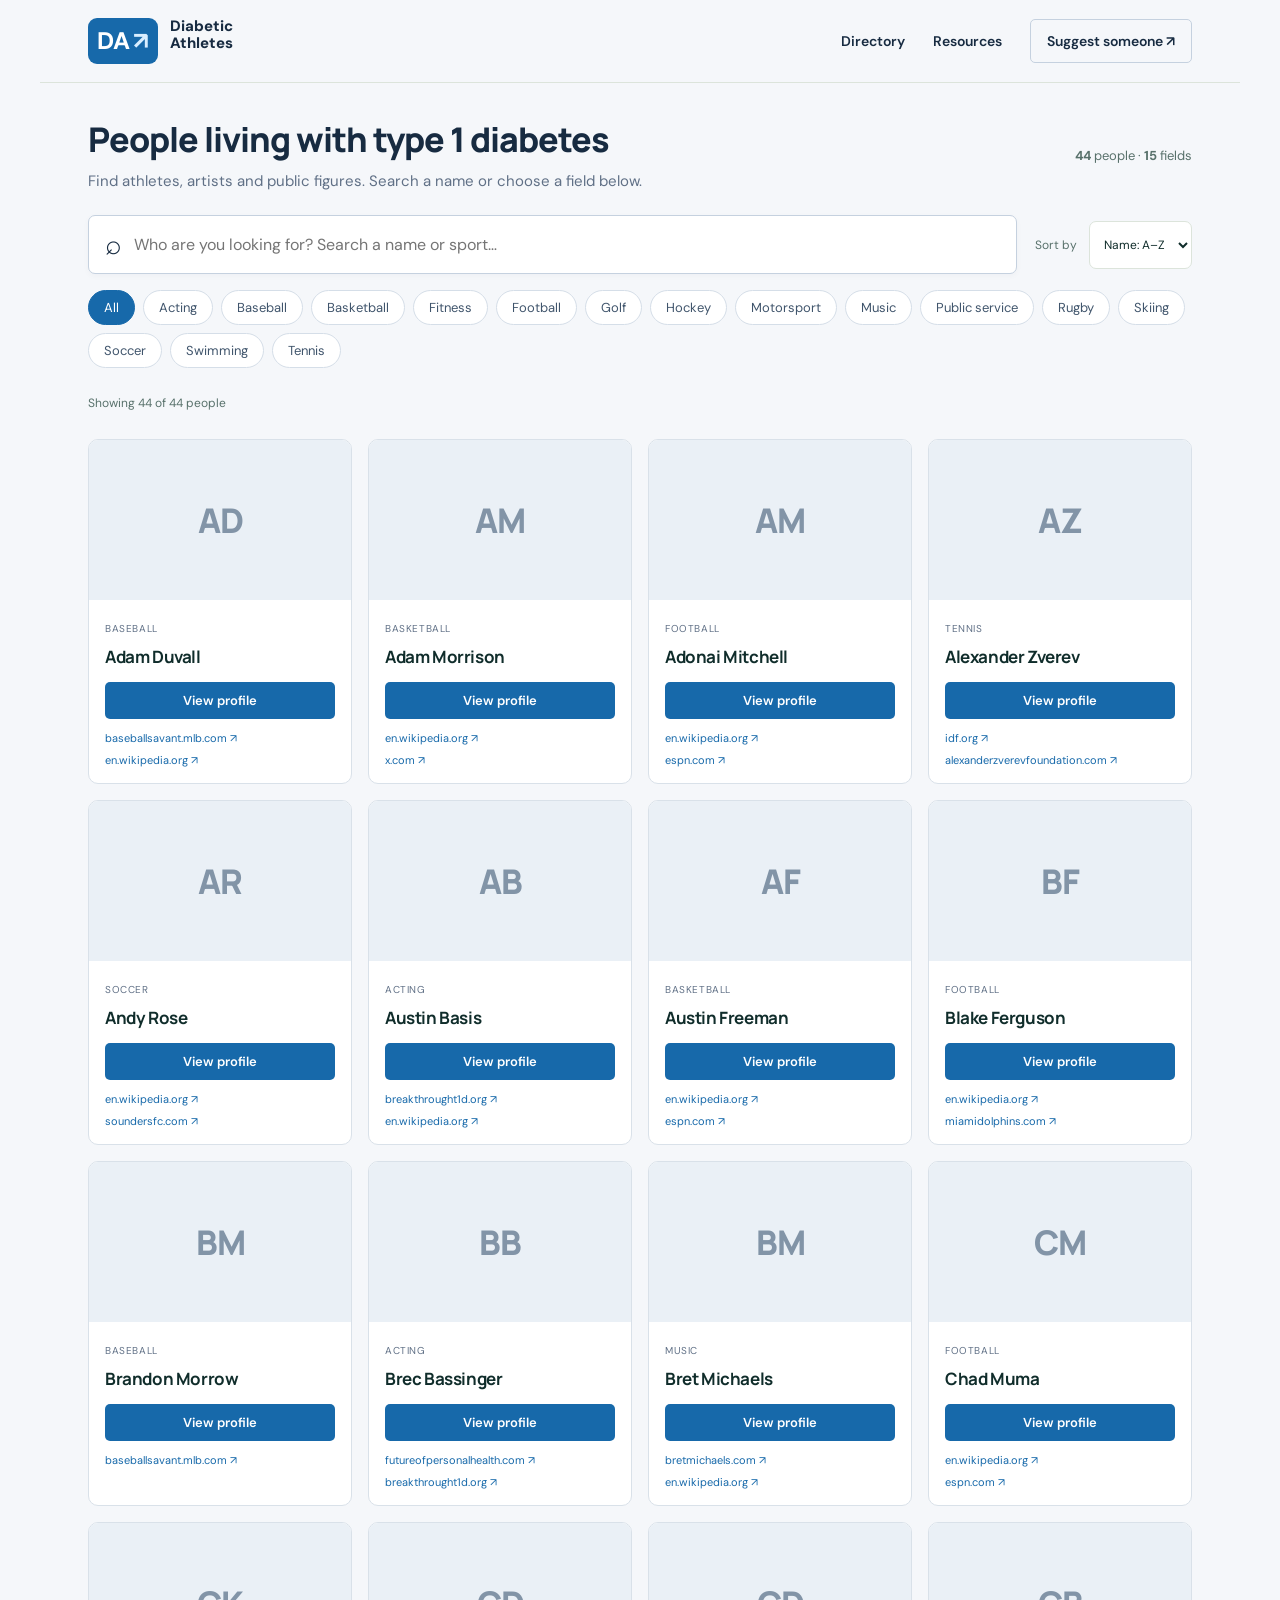
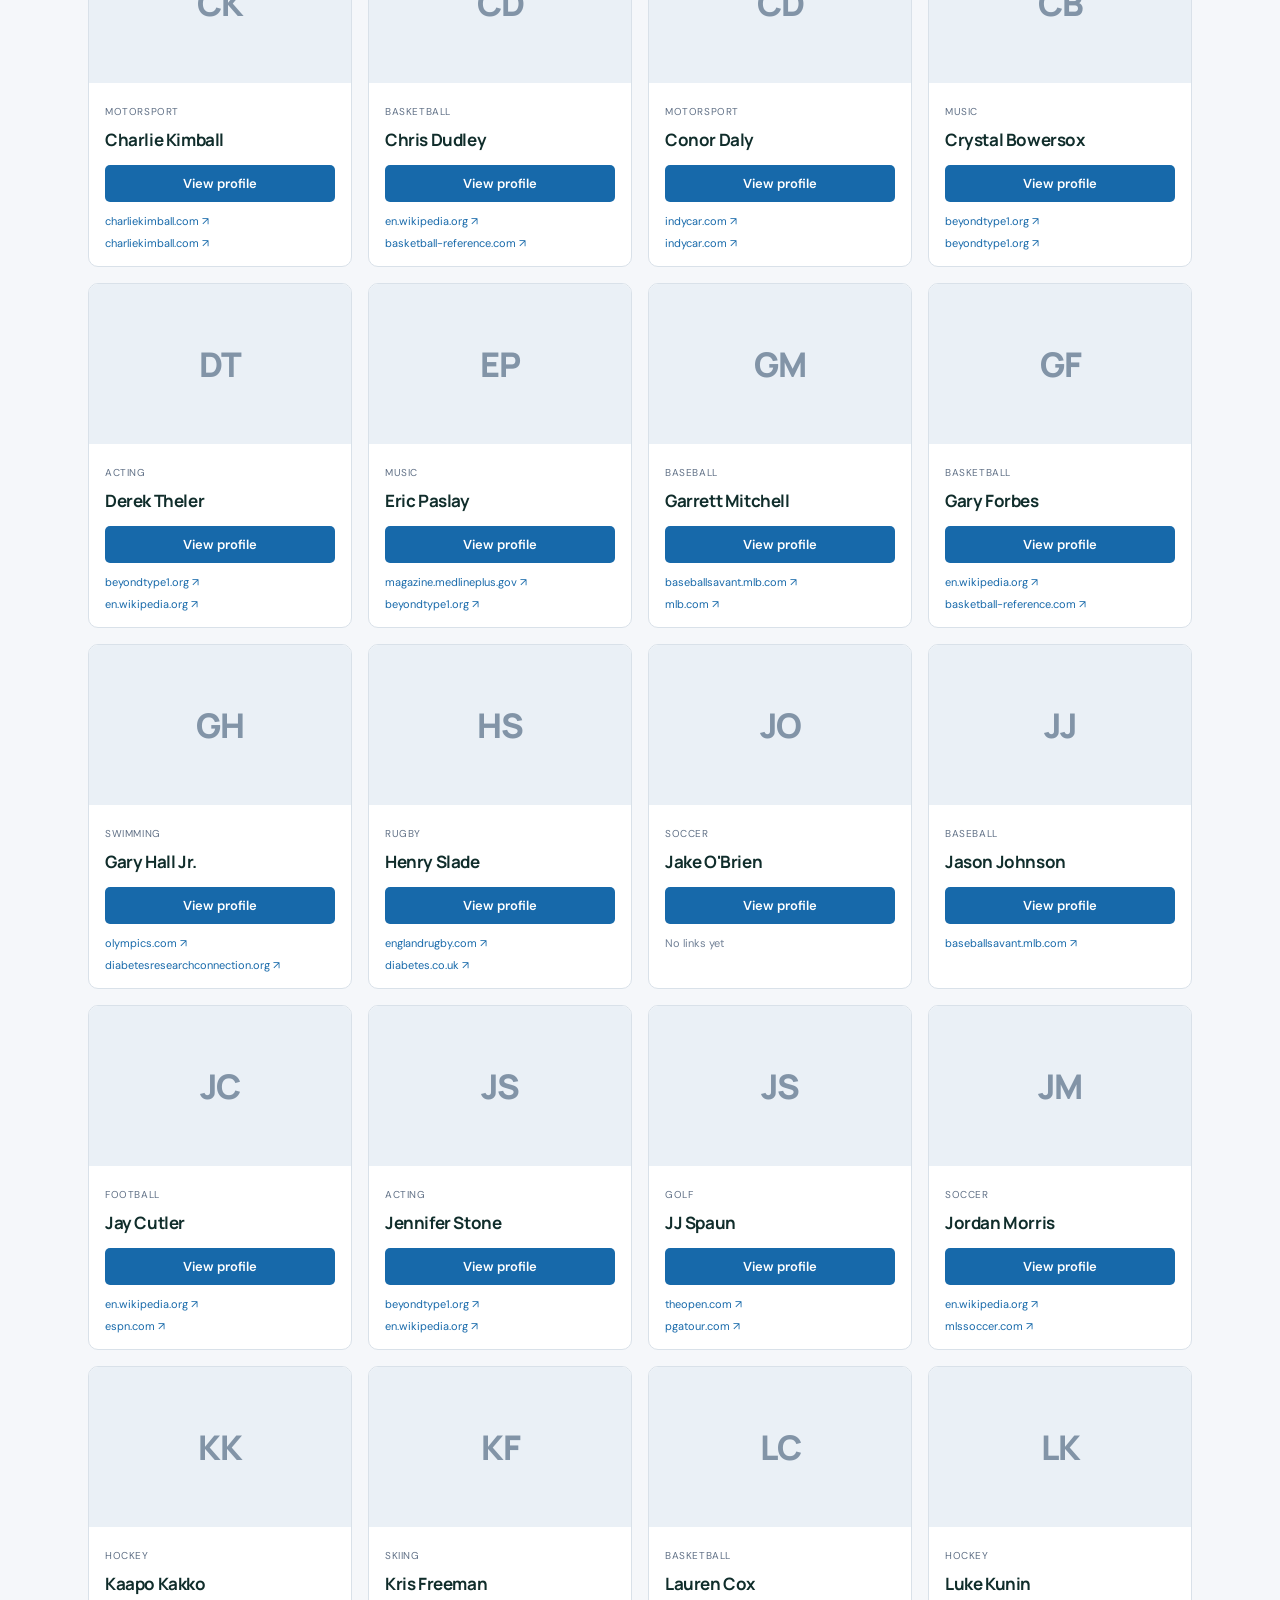
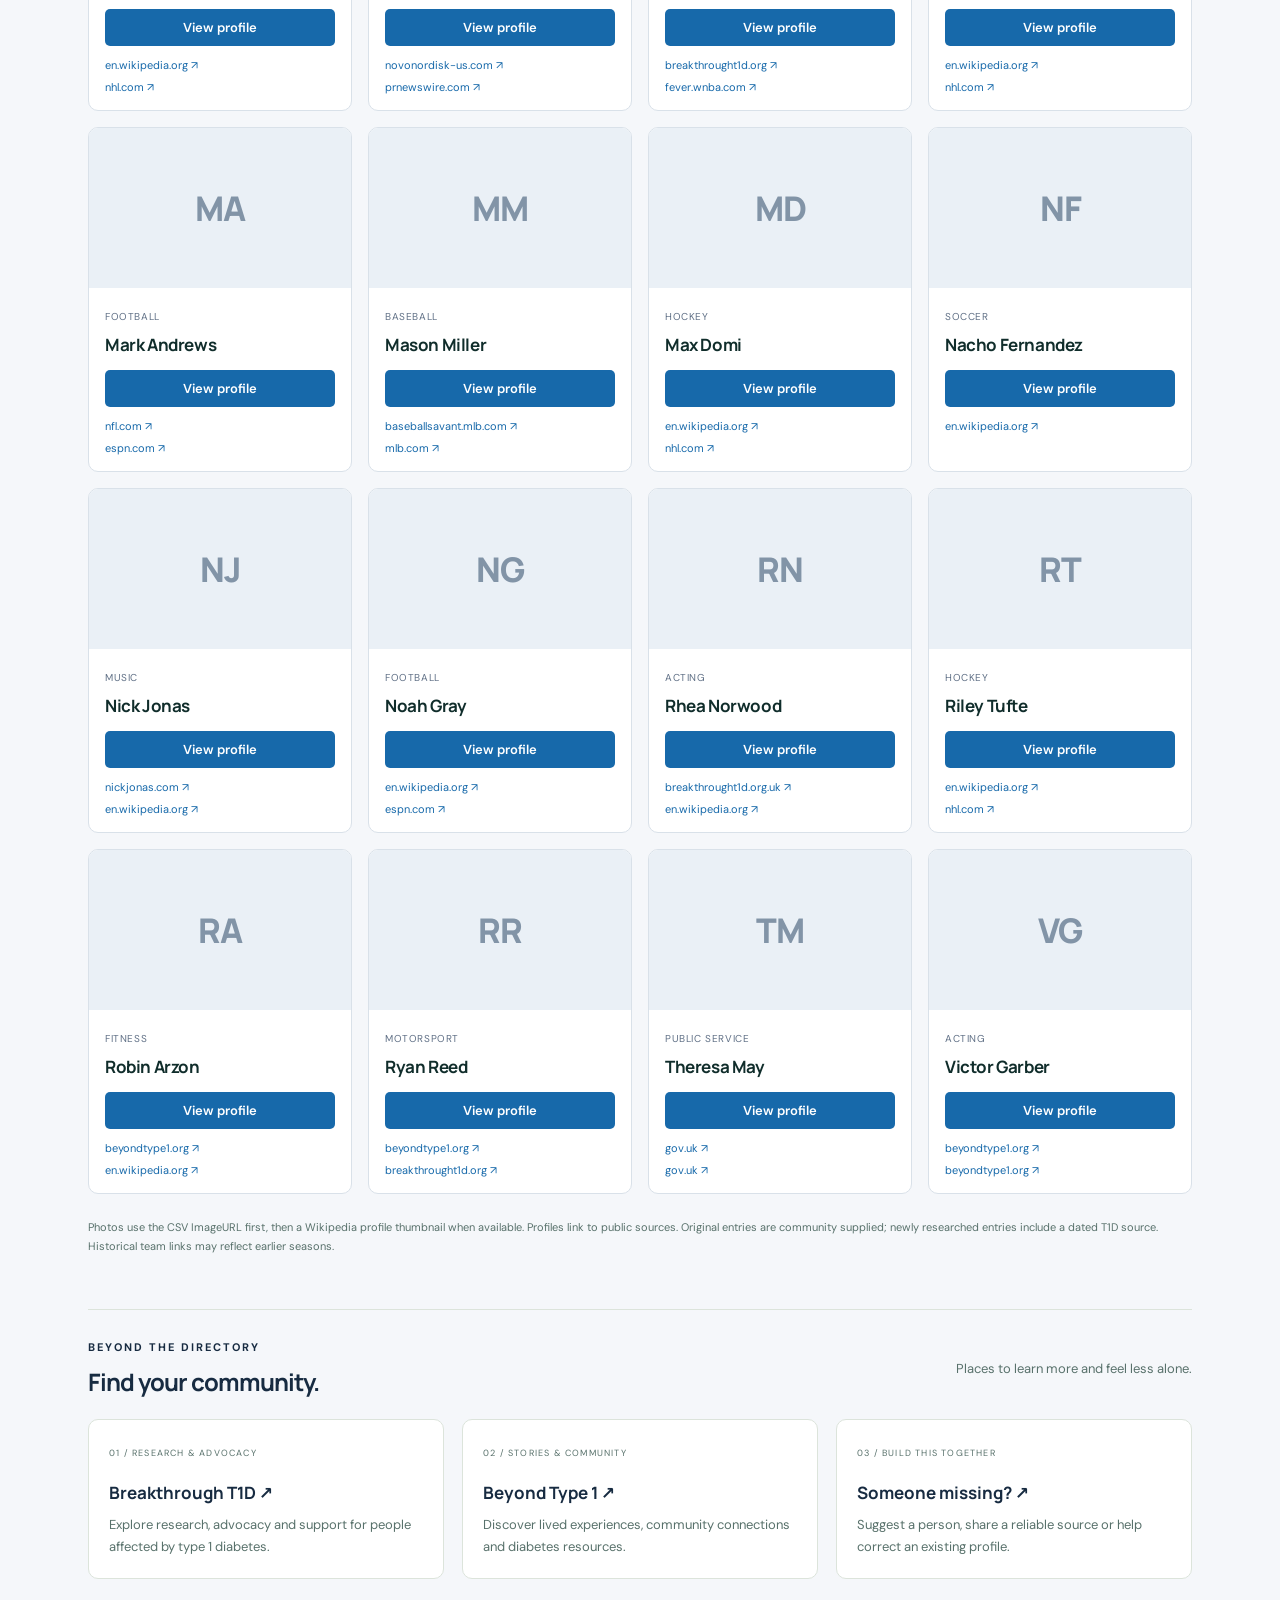
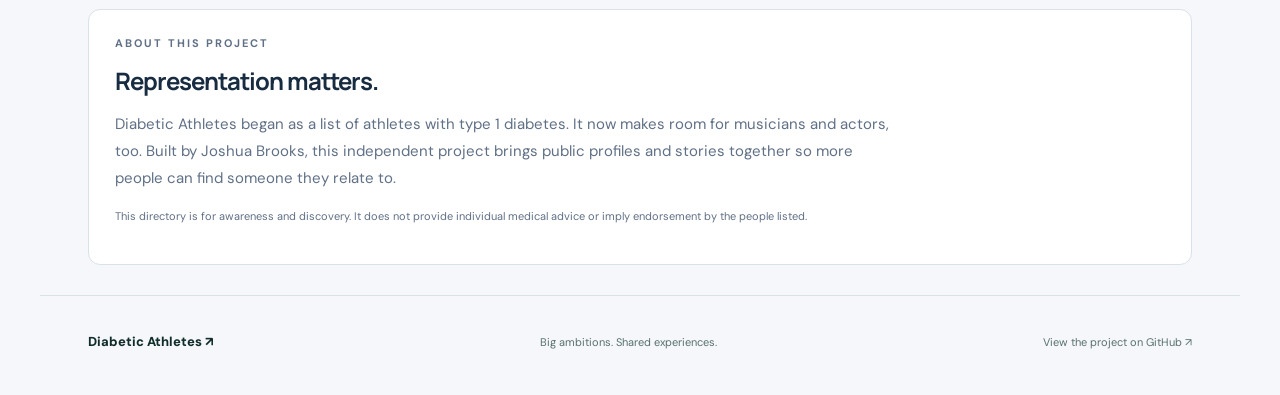
<file: index.html>
<!doctype html>
<html lang="en">
<head>
<meta charset="utf-8"><meta name="viewport" content="width=device-width,initial-scale=1">
<meta name="description" content="Discover athletes, musicians and actors living with type 1 diabetes. Explore profiles, public stories and community resources.">
<meta name="theme-color" content="#102d2b"><title>Diabetic Athletes · Beyond the diagnosis</title>
<link rel="stylesheet" href="styles.css?v=86fd09a38ef7"><script src="app.js?v=d8f01bc3be14" defer></script>
</head>
<body>
<a class="skip" href="#directory">Skip to directory</a>
<header class="nav"><a class="brand" href="#"><span class="brand-mark">DA<span>↗</span></span><span>Diabetic<br>Athletes</span></a><nav aria-label="Main navigation"><a href="#directory">Directory</a><a href="#resources">Resources</a><a class="nav-cta" href="https://github.com/jtb21091/DiabeticAthletes/issues/new?template=suggest-person.yml">Suggest someone ↗</a></nav></header>
<main>
<section id="directory" class="directory"><div class="section-heading"><div><h1>People living with type 1 diabetes</h1><p class="directory-intro">Find athletes, artists and public figures. Search a name or choose a field below.</p></div><p><strong id="peopleCount">—</strong> people · <strong id="fieldCount">—</strong> fields</p></div>
<div class="toolbar"><div class="search"><span aria-hidden="true">⌕</span><label class="sr-only" for="search">Search people or fields</label><input id="search" type="search" placeholder="Who are you looking for? Search a name or sport…" autocomplete="off"></div><label class="sort">Sort by <select id="sort"><option value="asc">Name: A–Z</option><option value="desc">Name: Z–A</option></select></label></div>
<div id="filters" class="filters" role="group" aria-label="Filter by field"></div><div class="results-bar"><p id="resultCount" role="status" aria-live="polite">Loading directory…</p><button id="clear" class="text-button" hidden>Clear filters</button></div>
<div id="grid" class="grid"></div><div id="empty" class="empty" hidden><h3>No matches yet.</h3><p>Try another name or explore all fields.</p><button id="reset" class="primary">Show everyone</button></div><div id="error" class="empty" hidden><h3>The directory couldn’t load.</h3><p>Please check your connection and try again.</p><button id="retry" class="primary">Try again</button></div>
<p class="data-note">Photos use the CSV ImageURL first, then a Wikipedia profile thumbnail when available. Profiles link to public sources. Original entries are community supplied; newly researched entries include a dated T1D source. Historical team links may reflect earlier seasons.</p></section>
<section id="resources" class="resources"><div class="section-heading"><div><p class="eyebrow">BEYOND THE DIRECTORY</p><h2>Find your community.</h2></div><p>Places to learn more and feel less alone.</p></div><div class="resource-grid"><a href="https://www.breakthrought1d.org/" target="_blank" rel="noopener noreferrer"><span>01 / RESEARCH & ADVOCACY</span><h3>Breakthrough T1D ↗</h3><p>Explore research, advocacy and support for people affected by type 1 diabetes.</p></a><a href="https://beyondtype1.org/" target="_blank" rel="noopener noreferrer"><span>02 / STORIES & COMMUNITY</span><h3>Beyond Type 1 ↗</h3><p>Discover lived experiences, community connections and diabetes resources.</p></a><a href="https://github.com/jtb21091/DiabeticAthletes/issues/new?template=suggest-person.yml"><span>03 / BUILD THIS TOGETHER</span><h3>Someone missing? ↗</h3><p>Suggest a person, share a reliable source or help correct an existing profile.</p></a></div></section>
<section class="about"><p class="eyebrow">ABOUT THIS PROJECT</p><h2>Representation matters.</h2><p>Diabetic Athletes began as a list of athletes with type 1 diabetes. It now makes room for musicians and actors, too. Built by Joshua Brooks, this independent project brings public profiles and stories together so more people can find someone they relate to.</p><p class="small">This directory is for awareness and discovery. It does not provide individual medical advice or imply endorsement by the people listed.</p></section>
</main><footer><a class="brand" href="#">Diabetic Athletes ↗</a><p>Big ambitions. Shared experiences.</p><a href="https://github.com/jtb21091/DiabeticAthletes">View the project on GitHub ↗</a></footer>
<dialog id="profile" aria-labelledby="profileName"><div class="dialog-top"><span id="panelTitle" class="eyebrow">PROFILE READER</span><div class="panel-actions"><button id="minimizeProfile" aria-label="Minimize profile" aria-expanded="true">Minimize</button><button id="expandProfile" aria-label="Expand profile" aria-pressed="false">Expand</button><button id="closeProfile" aria-label="Close profile">Close</button></div></div><div id="profileContent"></div><div class="dialog-footer"><button id="copyProfile">Copy profile link</button><a id="correctProfile" href="https://github.com/jtb21091/DiabeticAthletes/issues/new">Suggest a correction ↗</a></div></dialog>
</body></html>
</file>
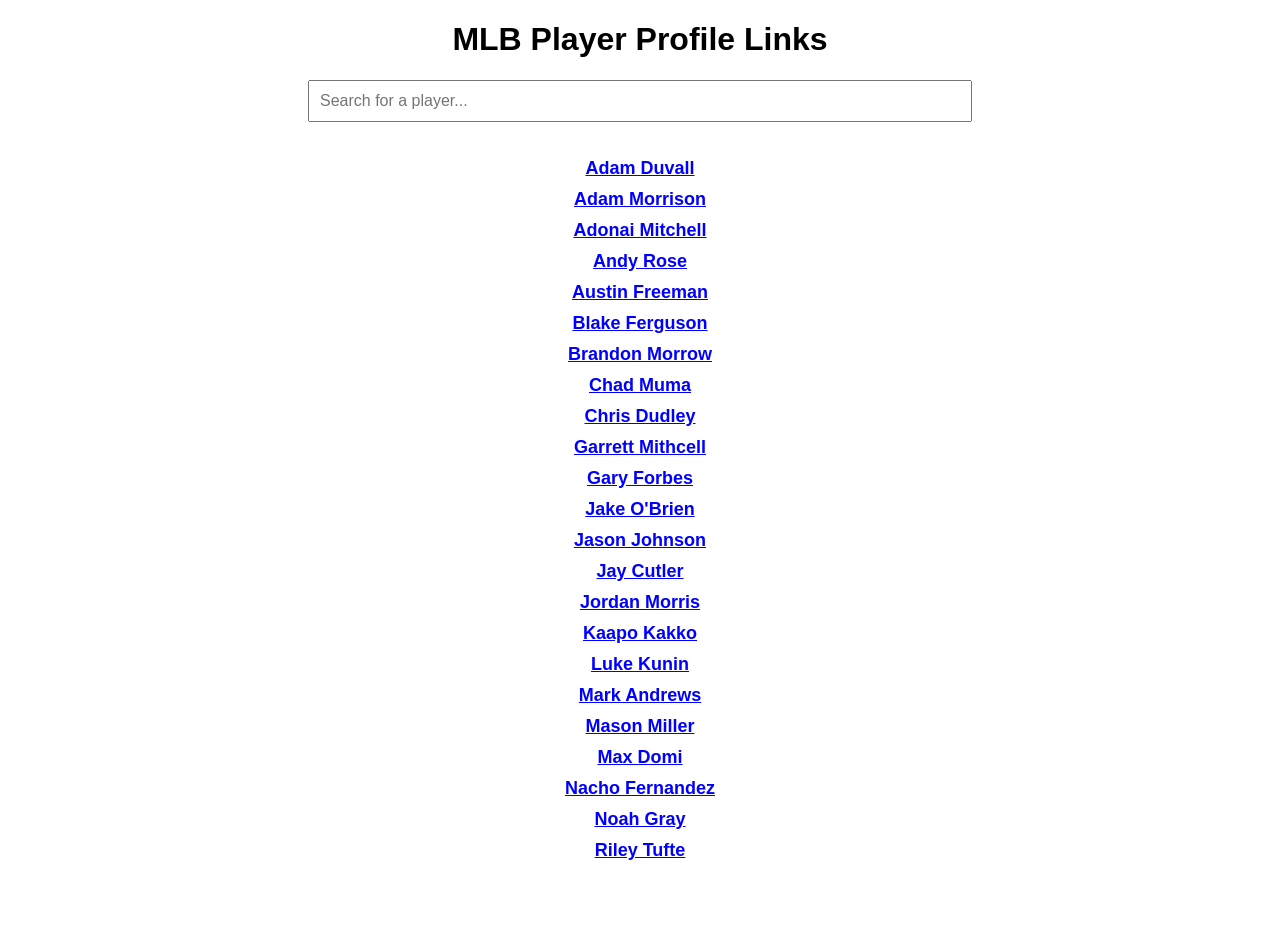
<file: html/index.html>
<!DOCTYPE html>
<html lang="en">
<head>
    <meta charset="UTF-8">
    <meta name="viewport" content="width=device-width, initial-scale=1.0">
    <title>MLB Player Links</title>
    <style>
        body {
            font-family: Arial, sans-serif;
            text-align: center;
            display: flex;
            justify-content: center;
            align-items: center;
            flex-direction: column;
            margin: 0;
            padding-bottom: 50px;
        }
        .container {
            width: 80%;
            max-width: 800px;
            text-align: center;
        }
        input {
            width: 80%;
            padding: 10px;
            margin-bottom: 20px;
            font-size: 16px;
        }
        ul {
            list-style-type: none;
            padding: 0;
        }
        li {
            margin: 10px 0;
            font-size: 18px;
            cursor: pointer;
            color: blue;
            font-weight: bold;
            text-decoration: underline;
        }
        li:hover {
            color: darkred;
        }
        .links-container {
            display: none;
            flex-direction: column;
            align-items: center;
            margin-top: 20px;
            width: 100%;
        }
        .links-container a {
            text-decoration: none;
            color: blue;
            font-weight: bold;
            margin: 5px;
            display: block;
        }
        .links-container a:hover {
            color: darkred;
        }
        .iframe-container {
            display: none;
            width: 100%;
            max-width: 800px;
            height: 400px;
            border: 1px solid #ccc;
            margin-top: 20px;
            overflow: auto;
        }
        iframe {
            width: 100%;
            height: 100%;
            border: none;
            overflow: auto;
        }
    </style>
</head>
<body>

    <div class="container">
        <h1>MLB Player Profile Links</h1>
        
        <!-- Search Input (Now Fully Functional) -->
        <input type="text" id="searchBar" placeholder="Search for a player..." list="playerNames" oninput="filterPlayers()" onkeypress="handleEnterKey(event)">
        <datalist id="playerNames"></datalist>
        
        <ul id="playerList"></ul>

        <!-- Player Links Section -->
        <div id="linksContainer" class="links-container">
            <h2 id="playerTitle"></h2>
            <div id="linksList"></div>
        </div>

        <!-- Link Preview Section -->
        <div id="iframeContainer" class="iframe-container">
            <iframe id="previewFrame"></iframe>
        </div>
    </div>

    <script>
        const csvFilePath = "../Datasets/T1Ds - Sheet1.csv"; // Ensure correct path

        let players = [];

        async function fetchCSV() {
            try {
                const response = await fetch(csvFilePath);
                const text = await response.text();
                parseCSV(text);
            } catch (error) {
                console.error("Error loading CSV file:", error);
            }
        }

        function parseCSV(csvText) {
            const rows = csvText.split("\n").map(row => row.split(","));
            players = rows.slice(1).map(row => {
                const name = row[0].trim();
                const links = row.slice(1).map(link => link.trim()).filter(link => link);
                return { name, links };
            });

            // Sort Players Alphabetically
            players.sort((a, b) => a.name.localeCompare(b.name));

            displayPlayers(players);
        }

        function displayPlayers(playerArray) {
            const list = document.getElementById("playerList");
            list.innerHTML = "";
            playerArray.forEach(player => {
                const li = document.createElement("li");
                li.textContent = player.name;
                li.onclick = () => showPlayerLinks(player);
                list.appendChild(li);
            });

            updateAutoComplete();
        }

        function filterPlayers() {
            const searchTerm = document.getElementById("searchBar").value.toLowerCase();
            const filteredPlayers = players.filter(player => player.name.toLowerCase().includes(searchTerm));

            displayPlayers(filteredPlayers);
        }

        function updateAutoComplete() {
            const searchTerm = document.getElementById("searchBar").value.toLowerCase();
            const dataList = document.getElementById("playerNames");
            dataList.innerHTML = ""; // Clear previous list

            players
                .filter(player => player.name.toLowerCase().includes(searchTerm))
                .forEach(player => {
                    const option = document.createElement("option");
                    option.value = player.name;
                    dataList.appendChild(option);
                });
        }

        function handleEnterKey(event) {
            if (event.key === "Enter") {
                const searchInput = document.getElementById("searchBar").value.toLowerCase();
                const matchedPlayer = players.find(player => player.name.toLowerCase() === searchInput);
                if (matchedPlayer) {
                    showPlayerLinks(matchedPlayer);
                }
            }
        }

        function showPlayerLinks(player) {
            const linksContainer = document.getElementById("linksContainer");
            const linksList = document.getElementById("linksList");
            const iframeContainer = document.getElementById("iframeContainer");
            const playerTitle = document.getElementById("playerTitle");
            const iframe = document.getElementById("previewFrame");

            // Update Player Title
            playerTitle.textContent = `Links for ${player.name}`;

            // Clear old links
            linksList.innerHTML = "";

            if (player.links.length === 0) {
                linksList.innerHTML = "<p>No links available for this player.</p>";
                iframeContainer.style.display = "none"; // Hide iframe if no links
            } else {
                player.links.forEach((link, index) => {
                    const a = document.createElement("a");
                    a.href = link;
                    a.textContent = getDomainName(link);
                    a.target = "_blank"; // Opens in new tab
                    a.rel = "noopener noreferrer";

                    // Also load in iframe on click (without interrupting new tab behavior)
                    a.onclick = (event) => {
                        event.preventDefault();
                        showPreview(link);
                        window.open(link, "_blank"); // Open in new tab
                    };

                    linksList.appendChild(a);

                    // Load the first available link in the iframe automatically
                    if (index === 0) {
                        showPreview(link);
                    }
                });

                iframeContainer.style.display = "block"; // Show iframe only if links exist
            }

            // Show Containers
            linksContainer.style.display = "flex";

            // Auto-scroll to links section
            setTimeout(() => {
                linksContainer.scrollIntoView({ behavior: "smooth" });
            }, 200);
        }

        function showPreview(url) {
            const iframe = document.getElementById("previewFrame");
            iframe.src = url;
        }

        function getDomainName(url) {
            try {
                const domain = new URL(url).hostname.replace("www.", ""); // Extract domain name
                return domain;
            } catch {
                return "Link"; // Default name if error
            }
        }

        // Fetch CSV on page load
        fetchCSV();
    </script>

</body>
</html>
</file>
<file: styles.css>
@import url('https://fonts.googleapis.com/css2?family=DM+Sans:wght@400;500;600;700&family=Manrope:wght@400;600;700;800&display=swap');
:root{--ink:#102d2b;--muted:#58716b;--paper:#f8faf5;--line:#dce4db;--lime:#d9f77b;--white:#fff}*{box-sizing:border-box}html{scroll-behavior:smooth;scroll-padding-top:24px}body{margin:0;background:var(--paper);color:var(--ink);font-family:'DM Sans',system-ui,sans-serif}a{color:inherit;text-decoration:none}button,input,select{font:inherit}button,a,input,select{touch-action:manipulation}button{cursor:pointer}button:focus-visible,a:focus-visible,input:focus-visible,select:focus-visible{outline:3px solid #29837b;outline-offset:4px}button:disabled{cursor:wait}h1,h2,h3{font-family:Manrope,system-ui,sans-serif}main,.nav,footer{max-width:1240px;margin:auto;padding-left:48px;padding-right:48px}.nav{display:flex;justify-content:space-between;align-items:center;padding-top:28px;padding-bottom:28px;border-bottom:1px solid var(--line)}.brand{display:flex;gap:12px;font-weight:800;font-size:15px;line-height:1.15}.brand-mark{display:flex;align-items:center;gap:3px;font-size:24px;border:1px solid var(--ink);border-radius:9px;padding:9px}.brand-mark span{color:#668534}nav{display:flex;gap:28px;align-items:center;font-size:14px;font-weight:600}.nav-cta{border:1px solid var(--ink);padding:12px 16px;border-radius:6px}.hero{display:grid;grid-template-columns:1.2fr 1fr;gap:56px;padding:70px 0 54px;align-items:center}.eyebrow{font-size:11px;font-weight:700;letter-spacing:2px;margin:0 0 22px}h1{font-size:clamp(50px,6.3vw,83px);line-height:1.03;letter-spacing:-5px;margin:0 0 26px;font-weight:800}h1 em{font-style:normal;color:#708747}.intro{font-size:17px;line-height:1.8;color:var(--muted);max-width:510px}.primary{border:0;background:var(--ink);color:white;display:inline-flex;gap:26px;align-items:center;padding:16px 22px;border-radius:6px;font-size:14px;font-weight:600;margin-top:16px}.primary:hover{background:#24524a}.hero-art{position:relative;background:var(--ink);border-radius:16px;height:370px;overflow:hidden;color:var(--lime)}.track{position:absolute;width:430px;height:570px;left:100px;top:-105px;transform:rotate(34deg)}.track i{position:absolute;inset:0;border:2px solid #496449;border-radius:220px}.track i:nth-child(2){inset:25px}.track i:nth-child(3){inset:50px}.track i:nth-child(4){inset:75px;border-color:#94ae5c}.art-top{position:absolute;top:27px;left:27px;letter-spacing:2px;font-size:10px}.art-bottom{position:absolute;left:28px;bottom:25px}.art-bottom span{font-family:Manrope,sans-serif;font-size:68px;font-weight:800;letter-spacing:-3px}.art-bottom p{font-size:13px;line-height:1.6;color:#cedec9;margin:5px 0}.star{position:absolute;right:28px;bottom:26px;font-size:88px;line-height:1}.stats{display:flex;border-top:1px solid var(--line);border-bottom:1px solid var(--line);padding:26px 0;gap:60px;align-items:center}.stats div{display:flex;align-items:center;gap:13px}.stats strong{font-size:32px;letter-spacing:-1px}.stats span{font-size:12px;color:var(--muted);max-width:110px}.stats p{font-size:12px;line-height:1.8;color:var(--muted);margin-left:auto}.directory{padding:66px 0}.section-heading{display:flex;justify-content:space-between;gap:24px;align-items:end;margin-bottom:28px}.section-heading .eyebrow{margin-bottom:12px}h2{font-size:29px;line-height:1.3;letter-spacing:-1px;margin:0}.section-heading>p{font-size:13px;color:var(--muted)}.toolbar{display:flex;gap:18px}.search{display:flex;align-items:center;background:white;border:1px solid var(--line);border-radius:7px;flex:1;padding:0 16px;gap:12px}.search span{font-size:28px}.search input{width:100%;border:0;background:transparent;padding:16px 0;color:var(--ink);min-width:0}.sort{display:flex;align-items:center;gap:12px;font-size:12px;color:var(--muted)}select{padding:14px 10px;border:1px solid var(--line);border-radius:7px;background:white;color:var(--ink)}.filters{display:flex;gap:8px;flex-wrap:wrap;margin-top:20px}.filters button{background:transparent;border:1px solid var(--line);padding:8px 15px;border-radius:30px;font-size:12px;color:var(--muted)}.filters button[aria-pressed=true]{background:var(--ink);color:white;border-color:var(--ink)}.results-bar{display:flex;align-items:center;justify-content:space-between;margin:22px 0 16px;font-size:12px;color:var(--muted)}.text-button{border:0;background:none;color:var(--ink);text-decoration:underline}.grid{display:grid;grid-template-columns:repeat(4,minmax(0,1fr));gap:18px}.card{padding:0;text-align:left;border:1px solid var(--line);border-radius:10px;overflow:hidden;background:white;color:var(--ink);transition:transform .18s,box-shadow .18s}.card:hover{transform:translateY(-4px);box-shadow:0 8px 22px #102d2b0c}.portrait{height:184px;background:#e8eddc;position:relative;display:flex;align-items:center;justify-content:center;overflow:hidden}.portrait::before,.portrait::after{content:'';position:absolute;border:1px solid #102d2b1a;border-radius:50%;width:220px;height:220px;right:-65px;top:25px}.portrait::after{width:155px;height:155px;right:-32px;top:58px}.initials{font-family:Manrope,sans-serif;font-weight:800;font-size:54px;color:#536c4b;letter-spacing:-3px;z-index:1}.portrait.music{background:#f1e8d9}.portrait.acting{background:#e0eae9}.portrait.hockey{background:#e4eaf1}.portrait.football{background:#ece9df}.portrait img{width:100%;height:100%;object-fit:cover;position:absolute;inset:0;z-index:2}.card-body{padding:18px}.tag{font-size:10px;text-transform:uppercase;letter-spacing:1.4px;color:var(--muted)}.card h3{font-size:16px;margin:9px 0 14px;letter-spacing:-.4px}.card-bottom{display:flex;justify-content:space-between;align-items:center;font-size:11px;color:var(--muted)}.card-bottom b{font-size:18px;color:var(--ink)}.data-note{font-size:11px;color:var(--muted);line-height:1.7;margin-top:24px}.resources{padding:38px 0 54px;border-top:1px solid var(--line)}.resource-grid{display:grid;grid-template-columns:repeat(3,1fr);gap:18px}.resource-grid a{border:1px solid var(--line);padding:26px;border-radius:10px;background:#f0f3e9}.resource-grid a:hover{border-color:#7b9278}.resource-grid span{font-size:9px;letter-spacing:1.2px;color:var(--muted)}.resource-grid h3{font-size:17px;margin:20px 0 10px}.resource-grid p{font-size:13px;line-height:1.7;color:var(--muted);margin:0}.about{padding:44px;border-radius:12px;background:var(--ink);color:white;margin-bottom:50px;max-width:100%}.about .eyebrow{color:var(--lime);margin-bottom:15px}.about p:not(.eyebrow){max-width:780px;font-size:15px;line-height:1.8;color:#d0ddd4}.about p.small{font-size:11px;color:#afc2b6}footer{padding-top:28px;padding-bottom:35px;border-top:1px solid var(--line);display:flex;justify-content:space-between;gap:20px;align-items:center;font-size:11px;color:var(--muted)}footer .brand{color:var(--ink);font-size:13px}dialog{border:1px solid var(--line);border-radius:15px;padding:28px;width:min(580px,calc(100% - 30px));max-height:85vh;color:var(--ink);background:var(--paper)}dialog::backdrop{background:#0b292ab3;backdrop-filter:blur(4px)}.dialog-top{display:flex;align-items:center;justify-content:space-between}.dialog-top .eyebrow{margin:0}.dialog-top button{border:0;background:transparent;font-size:20px;padding:8px}.profile-heading{display:flex;gap:18px;align-items:center;padding:20px 0}.profile-heading .portrait{width:80px;height:80px;border-radius:10px;flex-shrink:0}.profile-heading .initials{font-size:27px}.profile-heading h2{font-size:26px;margin-top:6px}.profile-note{font-size:13px;color:var(--muted);line-height:1.7}.profile-links{display:grid;gap:8px;margin:22px 0}.profile-links a{display:flex;justify-content:space-between;gap:12px;padding:14px;background:white;border:1px solid var(--line);border-radius:6px;font-size:13px;overflow-wrap:anywhere}.profile-links a:hover{border-color:#64845d}.dialog-footer{display:flex;justify-content:space-between;gap:14px;padding-top:18px;border-top:1px solid var(--line);font-size:12px;align-items:center}.dialog-footer button{border:1px solid var(--line);padding:10px;background:white;border-radius:5px;color:var(--ink)}.empty{text-align:center;padding:40px;border:1px dashed var(--line);border-radius:10px}.empty p{color:var(--muted)}[hidden]{display:none!important}.sr-only,.skip:not(:focus){position:absolute;width:1px;height:1px;padding:0;overflow:hidden;clip:rect(0,0,0,0);white-space:nowrap}.skip:focus{display:block;padding:14px;background:var(--lime)}@media(max-width:1000px){main,.nav,footer{padding-left:28px;padding-right:28px}.hero{gap:28px}.grid{grid-template-columns:repeat(3,minmax(0,1fr))}h1{letter-spacing:-3px}.stats{gap:28px}}@media(max-width:700px){main,.nav,footer{padding-left:20px;padding-right:20px}.nav{padding-top:18px;padding-bottom:18px}nav{gap:15px;font-size:12px}nav .nav-cta{display:none}.hero{grid-template-columns:1fr;padding-top:42px;gap:30px}h1{font-size:62px}.hero-art{height:250px}.stats{gap:20px;flex-wrap:wrap}.stats p{width:100%;margin:0}.stats strong{font-size:27px}.directory{padding-top:44px}.section-heading{display:block}.section-heading>p{margin-top:12px}.section-heading h2{font-size:25px}.toolbar{flex-wrap:wrap}.search{flex-basis:100%}.sort{margin-left:auto}.grid{grid-template-columns:repeat(2,minmax(0,1fr));gap:12px}.portrait{height:145px}.initials{font-size:44px}.card-body{padding:13px}.card h3{font-size:14px}.tag{font-size:9px}.resource-grid{grid-template-columns:1fr}.about{padding:26px}footer{flex-wrap:wrap}footer p{display:none}}@media(prefers-reduced-motion:reduce){html{scroll-behavior:auto}*{transition:none!important}}
/* Search-first directory */
body{background:#f5f7fa;color:#172b41}main,.nav,footer{max-width:1200px}.nav{background:transparent;padding-top:18px;padding-bottom:18px}.brand-mark{background:#1769aa;color:white;border:0}.brand-mark span{color:#d9eeff}.directory{padding:36px 0 42px}.section-heading{align-items:center;margin-bottom:22px}.directory h1{font-size:34px;line-height:1.2;letter-spacing:-1px;margin:0 0 10px}.directory-intro{font-size:15px;line-height:1.6;color:#607086;margin:0}.section-heading>p{white-space:nowrap}.toolbar{align-items:center}.search{border-color:#c5d1df;box-shadow:0 2px 6px #172b4108}.search input{font-size:16px;padding:18px 0}.filters{margin-top:16px}.filters button{background:white;color:#40556c;border-color:#d5dee8;font-size:13px}.filters button[aria-pressed=true]{background:#1769aa;border-color:#1769aa}.results-bar{margin-top:15px}.grid{gap:16px}.card{border-color:#d9e1e9;transition:box-shadow .15s}.card:hover{transform:none;box-shadow:0 3px 12px #172b4110}.portrait{height:160px;background:#eaf0f6}.portrait.music,.portrait.acting,.portrait.hockey,.portrait.football{background:#eaf0f6}.portrait::before,.portrait::after{display:none}.initials{font-size:34px;color:#8294a7;letter-spacing:-1px}.portrait img{object-fit:cover;object-position:center 25%}.card-body{padding:16px}.card h3{font-size:17px;margin:8px 0 14px}.tag{color:#607086;letter-spacing:.6px}.profile-button{width:100%;background:#1769aa;border:0;border-radius:5px;padding:10px 12px;color:white;font-weight:600;font-size:13px}.profile-button:hover{background:#11548a}.card-bottom{display:block}.quick-links{display:flex;flex-direction:column;gap:8px;font-size:11px;margin-top:12px;min-height:36px;color:#1769aa;overflow-wrap:anywhere}.quick-links a:hover{text-decoration:underline}.quick-links span{color:#718096}.resources{padding:30px 0}.resource-grid a{background:white;padding:20px}.resources h2{font-size:24px}.about{background:white;color:#172b41;border:1px solid #d9e1e9;padding:26px;margin-bottom:30px}.about .eyebrow{color:#607086}.about p:not(.eyebrow),.about p.small{color:#607086}.about h2{font-size:24px}.primary{background:#1769aa}.primary:hover{background:#11548a}.profile-links a{color:#1769aa}dialog{background:#f8fafc;color:#172b41}.nav-cta{border-color:#c5d1df;border-radius:5px}footer{border-color:#d9e1e9}@media(max-width:700px){.directory{padding-top:24px}.directory h1{font-size:27px;letter-spacing:-.7px}.directory-intro{font-size:14px}.section-heading>p{font-size:12px}.portrait{height:140px}.card h3{font-size:15px}.card-body{padding:12px}.quick-links{font-size:10px}.sort select{padding:9px}.search input{font-size:15px}.resource-grid{gap:10px}}@media(min-width:701px) and (max-width:900px){.section-heading{display:block}}
.photo-credit{position:absolute;bottom:0;right:0;z-index:3;background:#fffffff0;color:#40556c;font-size:9px;padding:4px 6px}.photo-credit:hover{text-decoration:underline}.source-row{display:flex;align-items:center;justify-content:space-between;gap:12px;border:1px solid #d9e1e9;border-radius:6px;background:white;padding:10px}.read-here{background:none;border:0;text-align:left;padding:5px;color:#1769aa;font-weight:600;overflow-wrap:anywhere}.source-row .open-source{border:0;padding:5px;white-space:nowrap;font-size:12px}.source-row .read-here:hover{text-decoration:underline}dialog.reading{width:min(1080px,calc(100% - 30px));max-height:92vh}.embedded-reader{margin:20px 0;border:1px solid #d9e1e9;border-radius:8px;overflow:hidden;background:white}.reader-controls{display:flex;align-items:center;gap:14px;padding:12px;flex-wrap:wrap;font-size:12px;background:#edf3f9}.reader-controls strong{margin-right:auto;overflow-wrap:anywhere}.reader-controls a{color:#1769aa}.reader-controls button{background:white;border:1px solid #c5d1df;border-radius:5px;padding:7px;color:#40556c}.reader-note{font-size:11px;line-height:1.5;color:#607086;margin:0;padding:10px 12px;border-bottom:1px solid #d9e1e9}.embedded-reader iframe{display:block;width:100%;height:65vh;min-height:340px;border:0;background:white}@media(max-width:700px){dialog{padding:18px}.source-row{gap:8px}.read-here{font-size:12px}.source-row .open-source{font-size:11px}.reader-controls{gap:10px}.reader-controls strong{width:100%}.embedded-reader iframe{height:60vh}}
/* Nonblocking floating profile reader */
dialog,dialog.reading{position:fixed;inset:auto 20px 20px auto;margin:0;width:min(520px,calc(100vw - 40px));max-height:78vh;padding:0;z-index:100;box-shadow:0 12px 48px #172b4140;border:1px solid #b9c9d9;background:#f8fafc;overflow:auto}dialog::backdrop{background:none;backdrop-filter:none}dialog.expanded{width:min(1000px,calc(100vw - 40px));max-height:90vh}.dialog-top{position:sticky;top:0;background:#1769aa;color:white;padding:9px 12px;z-index:5;cursor:move;touch-action:none}.dialog-top .eyebrow{font-size:12px;letter-spacing:.3px;overflow:hidden;text-overflow:ellipsis;white-space:nowrap}.panel-actions{display:flex;gap:3px}.dialog-top button{color:white;border-radius:4px;font-size:19px;padding:7px 9px}.dialog-top button:hover{background:#ffffff26}#profileContent{padding:0 18px}.dialog-footer{padding:14px 18px}.profile-heading{padding:18px 0 10px}.embedded-reader iframe{height:42vh;min-height:280px}.expanded .embedded-reader iframe{height:58vh}.minimized #profileContent,.minimized .dialog-footer{display:none}.minimized{width:300px;max-height:65px}.source-row{gap:8px}.reader-controls{gap:10px}@media(max-width:700px){dialog,dialog.reading,dialog.expanded{inset:auto 10px 10px auto;width:calc(100vw - 20px);max-height:62vh}.dialog-top{cursor:default}.minimized{width:260px!important}.embedded-reader iframe,.expanded .embedded-reader iframe{height:34vh;min-height:230px}}

dialog.minimized{width:300px}

/* Explicit panel states work at every viewport size. */
#profile .panel-actions{flex-shrink:0}#profile .dialog-top button{font-size:11px;padding:9px 7px;font-weight:600;min-height:36px}#profile .dialog-top{gap:10px}#profile.expanded{inset:12px;margin:0;width:calc(100vw - 24px);height:calc(100dvh - 24px);max-height:calc(100dvh - 24px)}#profile.expanded .embedded-reader iframe{height:60dvh}#profile.minimized{inset:auto 12px 12px auto;width:min(430px,calc(100vw - 24px))!important;height:auto;max-height:70px;overflow:hidden}#profile.minimized .dialog-top{position:relative}#profile.minimized #profileContent,#profile.minimized .dialog-footer{display:none!important}@media(max-width:700px){#profile .dialog-top .eyebrow{font-size:11px}#profile .dialog-top button{padding:9px 5px}#profile.expanded .embedded-reader iframe{height:55dvh}}
</file>
